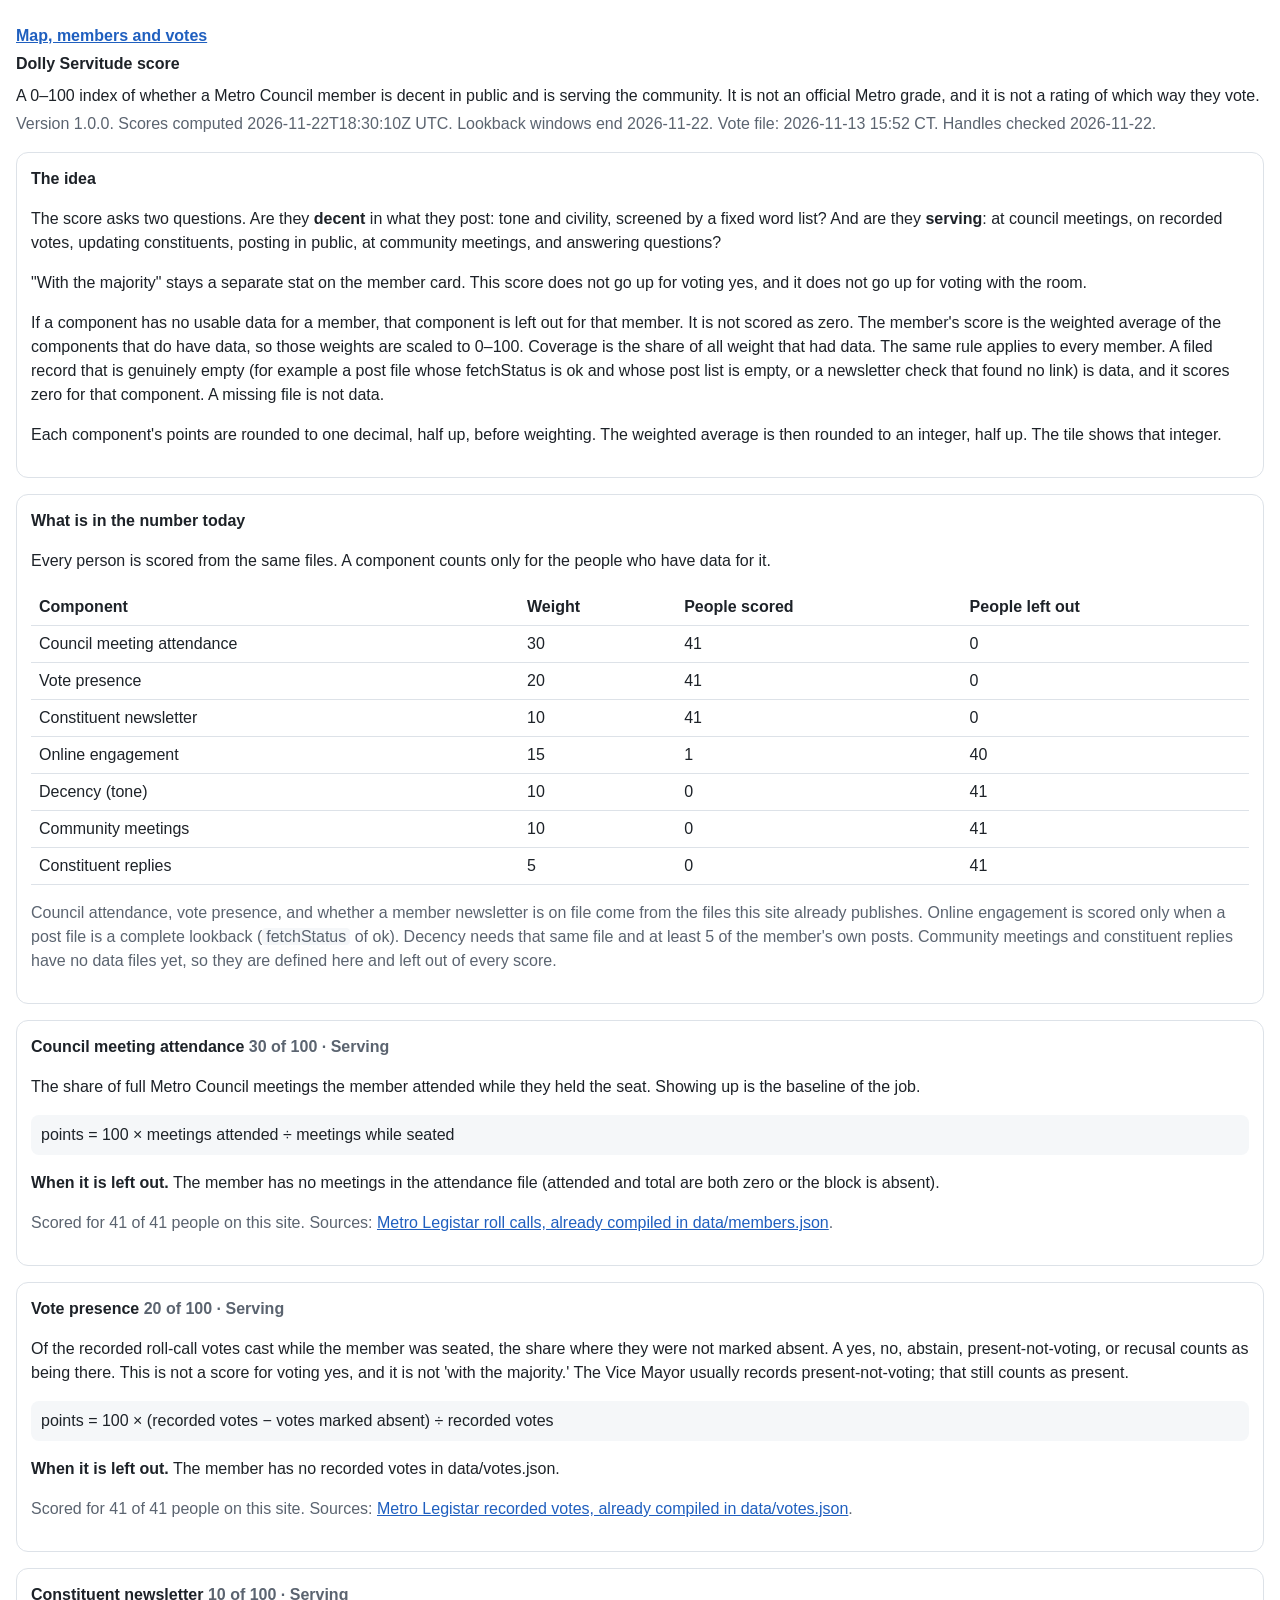
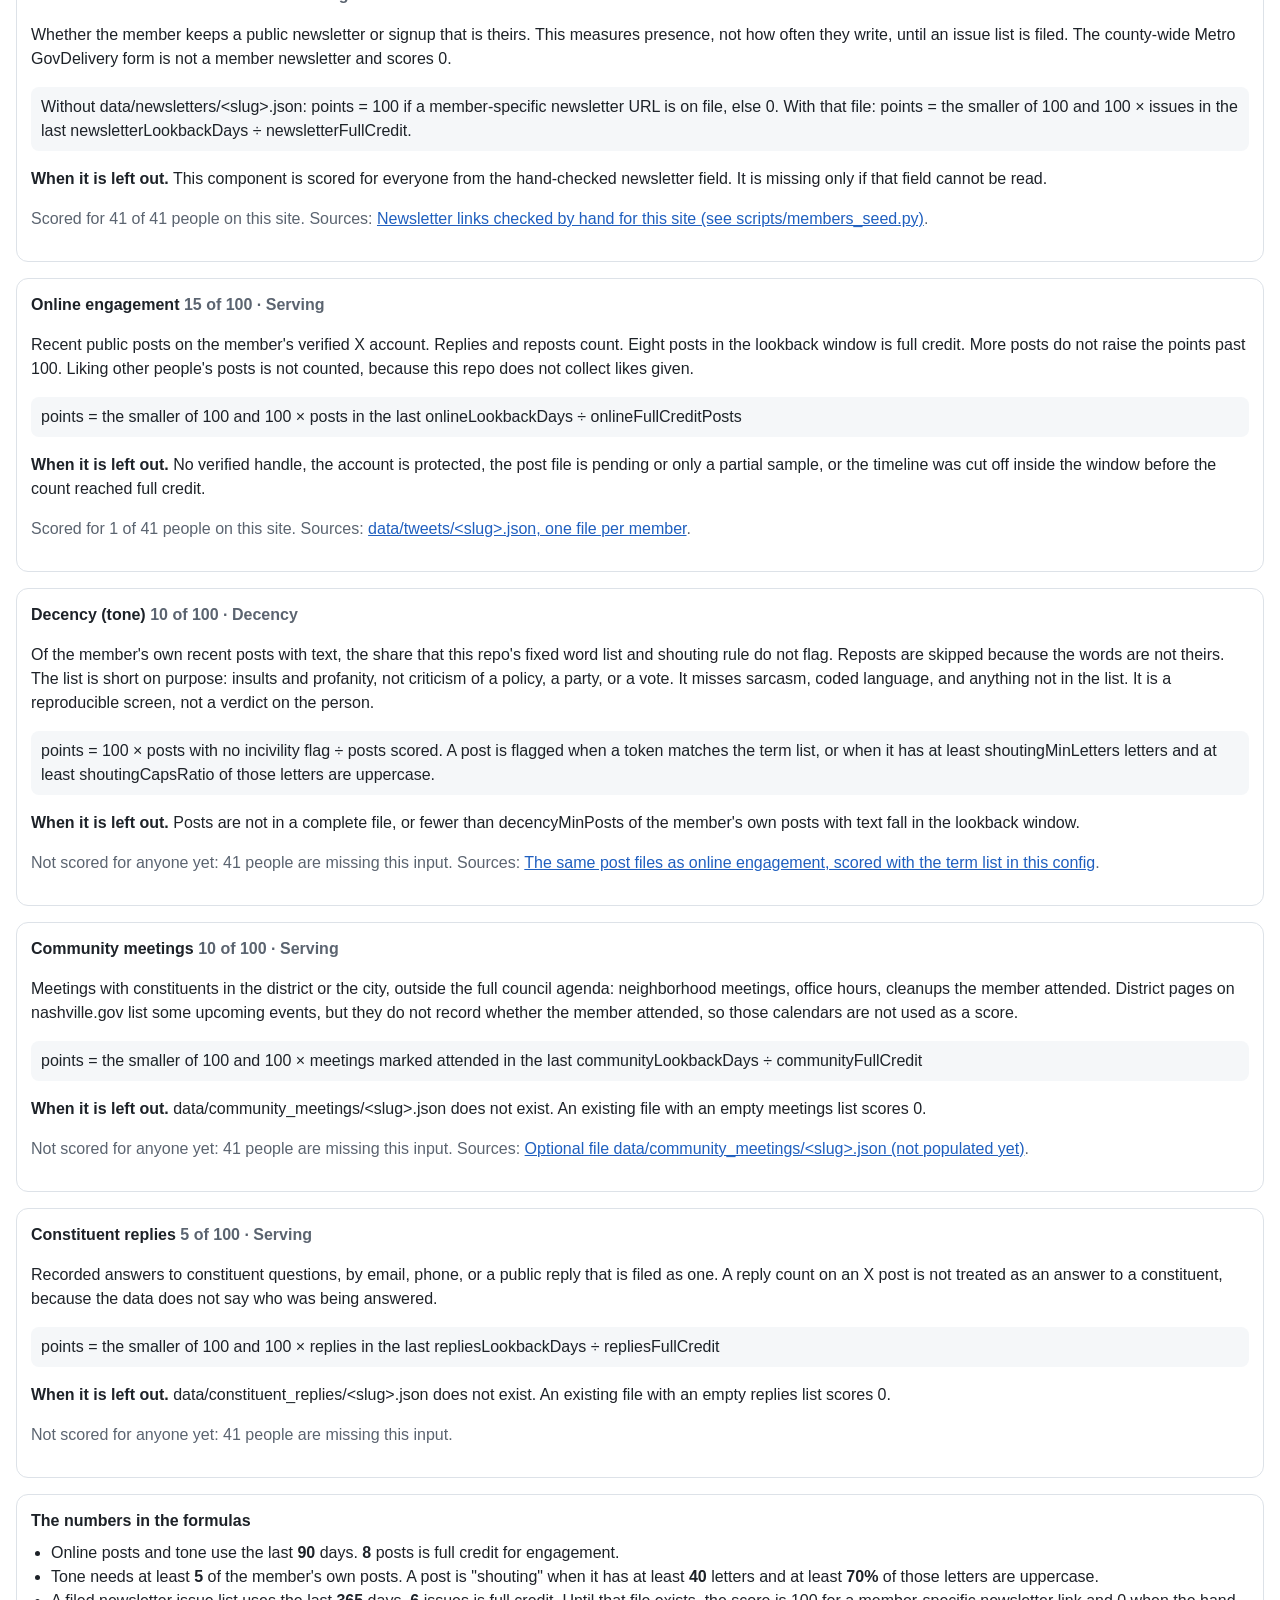
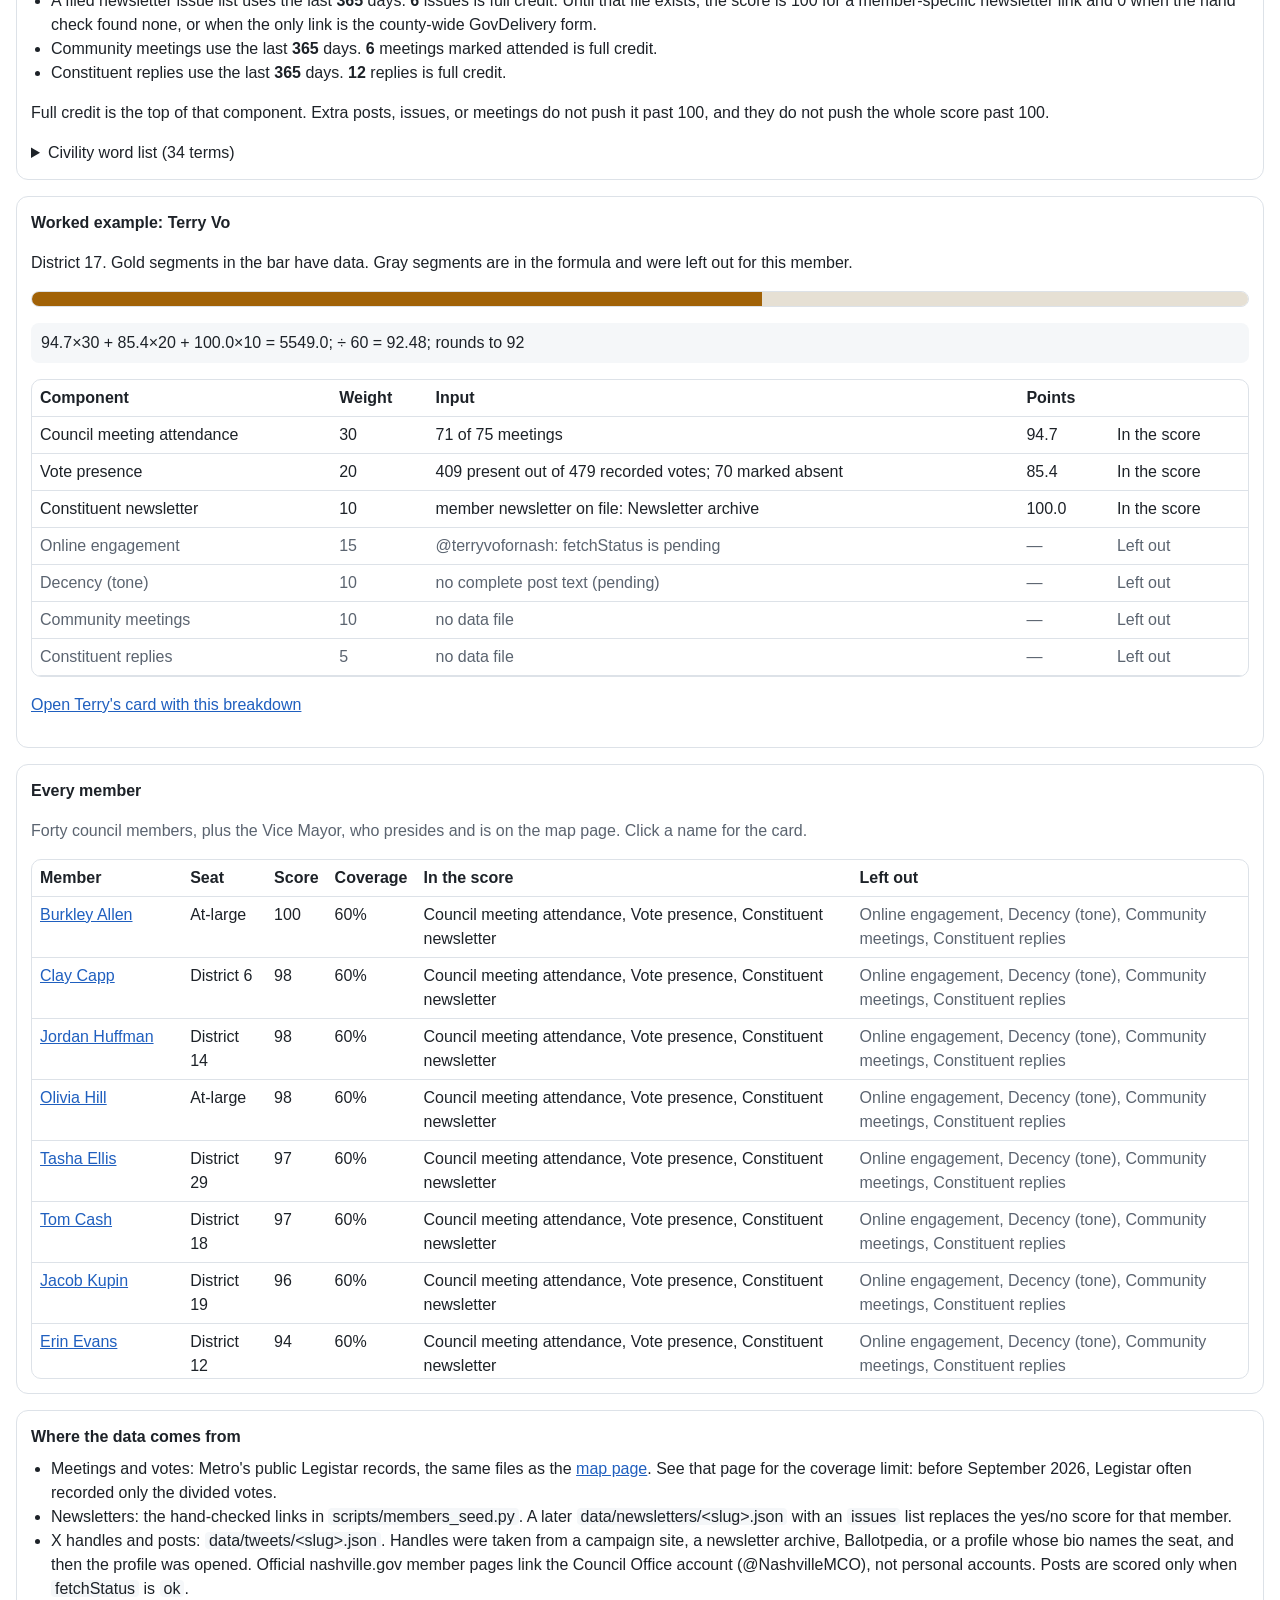
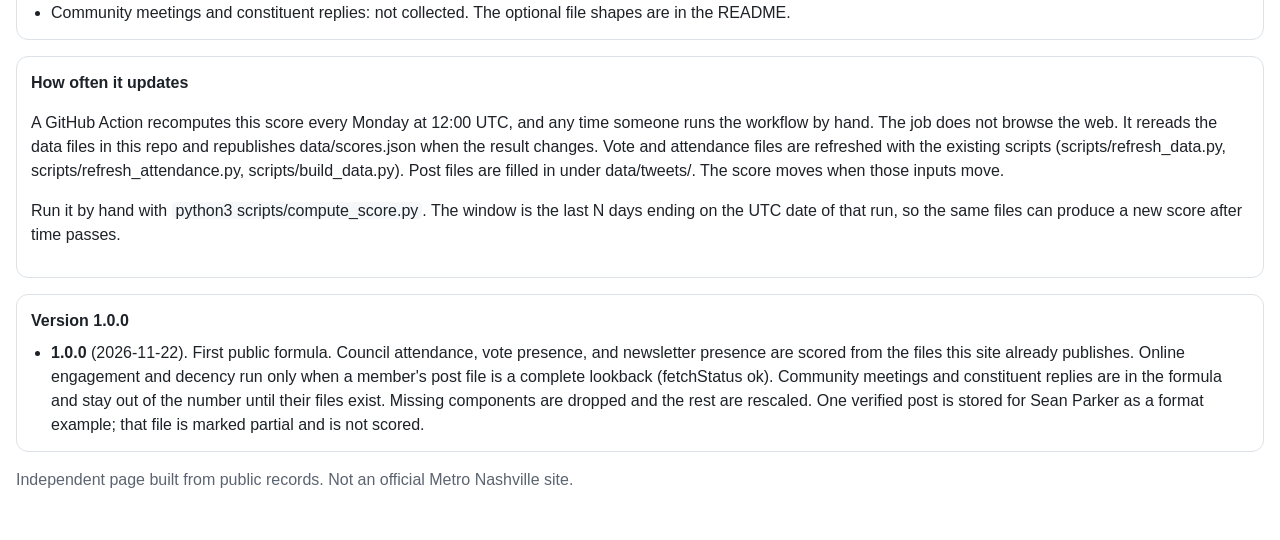
<file: score/index.html>
<!doctype html>
<html lang="en">
<head>
<meta charset="utf-8">
<meta name="viewport" content="width=device-width, initial-scale=1">
<title>Dolly Servitude score: how it is calculated</title>
<meta name="description" content="Plain-language method for the Dolly Servitude score: components, weights, formulas, missing data, sources, and a worked example.">
<link rel="stylesheet" href="../style.css">
</head>
<body>
<div class="wrap">
<header>
<nav class="sitenav"><a href="../">Map, members and votes</a></nav>
<h1>Dolly Servitude score</h1>
<p id="lead">A 0–100 index of whether a Metro Council member is decent in public and is serving the community. It is not an official Metro grade, and it is not a rating of which way they vote.</p>
<p id="asof" class="muted"></p>
</header>
<div id="page"><p class="muted">Loading the formula and the latest scores…</p></div>
<footer class="muted">Independent page built from public records. Not an official Metro Nashville site.</footer>
</div>
<script src="score.js"></script>
</body>
</html>
</file>
<file: style.css>
:root{--fg:#1d2228;--muted:#5b6470;--line:#dde2e8;--bg:#fff;--soft:#f5f7f9;--yes:#2e7d32;--no:#c62828;--accent:#1f5fbf}
*{box-sizing:border-box}
html,body{margin:0;padding:0}
body{font:16px/1.5 -apple-system,BlinkMacSystemFont,"Segoe UI",Roboto,Helvetica,Arial,sans-serif;color:var(--fg);background:var(--bg)}
h1,h2,h3,h4,th,b,strong{font-size:16px;font-weight:700;margin:0 0 8px}
input,select,button,table,td,th,code{font:inherit}
th{font-weight:700}
a{color:var(--accent)}
.wrap{max-width:1320px;margin:0 auto;padding:16px}
header p{margin:4px 0}
.muted{color:var(--muted)}
.card{border:1px solid var(--line);border-radius:12px;padding:14px;margin:16px 0;background:#fff}
.mapwrap{display:grid;grid-template-columns:minmax(0,1fr) 300px;gap:16px;align-items:stretch}
#map{height:72vh;min-height:460px;border:1px solid var(--line);border-radius:12px}
.legend{margin:0;max-height:72vh;min-height:460px;display:flex;flex-direction:column}
#legendList{overflow:auto;flex:1}
.lg{display:flex;align-items:center;gap:8px;padding:4px 6px;border-radius:8px;cursor:pointer}
.lg:hover,.lg.hl{background:var(--soft)}
.sw{display:inline-block;width:14px;height:14px;border-radius:4px;flex:0 0 14px;border:1px solid rgba(0,0,0,.2)}
@media (max-width:900px){.mapwrap{grid-template-columns:1fr}#map{height:62vh;min-height:380px}.legend{max-height:320px;min-height:0}}
.row{display:flex;flex-wrap:wrap;gap:8px;align-items:center;margin:8px 0}
.row input[type=search]{flex:1 1 220px;min-width:0;padding:8px 10px;border:1px solid var(--line);border-radius:8px}
.row select{padding:8px;border:1px solid var(--line);border-radius:8px;max-width:100%}
button{padding:7px 12px;border:1px solid var(--line);border-radius:8px;background:#fff;cursor:pointer;color:var(--fg)}
button.on{background:var(--fg);color:#fff;border-color:var(--fg)}
.cards{display:grid;grid-template-columns:repeat(auto-fill,minmax(210px,1fr));gap:10px;margin-top:10px}
.mc{display:flex;gap:10px;align-items:center;border:1px solid var(--line);border-radius:10px;padding:8px;cursor:pointer;background:#fff;text-align:left}
.mc:hover{background:var(--soft)}
.mc img{width:52px;height:64px;object-fit:cover;border-radius:8px;background:var(--soft);flex:0 0 52px}
.mc .bar{width:6px;align-self:stretch;border-radius:3px;flex:0 0 6px}
table{border-collapse:collapse;width:100%}
th,td{text-align:left;padding:6px 8px;border-bottom:1px solid var(--line);vertical-align:top}
#stats th{cursor:pointer}
.scroll{max-height:520px;overflow:auto;border:1px solid var(--line);border-radius:10px}
.items tbody tr{cursor:pointer}
.items tr.sel{background:#eaf1fc}
.items tbody tr:hover,#stats tbody tr:hover{background:var(--soft)}
.v-Y{color:var(--yes);font-weight:700}.v-N{color:var(--no);font-weight:700}.v-A{color:#8a6d00;font-weight:700}.v-X,.v-P,.v-R,.v-O{color:var(--muted)}
.drawer{position:fixed;inset:0;background:rgba(15,20,25,.35);z-index:2000;display:flex;justify-content:flex-end}
.drawer[hidden]{display:none}
.drawer-inner{background:#fff;width:min(720px,100%);height:100%;overflow:auto;padding:18px;box-shadow:-4px 0 24px rgba(0,0,0,.15)}
.close{float:right}
.ph{display:flex;gap:16px;align-items:flex-start;flex-wrap:wrap}
.ph img{width:140px;height:175px;object-fit:cover;border-radius:12px;background:var(--soft)}
.ph .info{flex:1 1 260px;min-width:0}
.seatbar{height:6px;border-radius:3px;margin:8px 0 12px}
dl{display:grid;grid-template-columns:auto 1fr;gap:4px 12px;margin:8px 0}
dt{color:var(--muted)}dd{margin:0;overflow-wrap:anywhere}
.tiles{display:grid;grid-template-columns:repeat(auto-fit,minmax(140px,1fr));gap:8px;margin:12px 0}
.tile{border:1px solid var(--line);border-radius:10px;padding:8px 10px}
.tile .n{font-weight:700}
ul.plain{margin:4px 0 0;padding-left:20px}
footer{margin:16px 0 32px}
.leaflet-tooltip.dlabel{background:transparent;border:0;box-shadow:none;font-weight:700;color:#111;text-shadow:0 0 3px #fff,0 0 3px #fff}
.leaflet-tooltip.dlabel:before{display:none}
.leaflet-container{font:inherit}
code{background:var(--soft);padding:0 4px;border-radius:4px}
.sitenav{margin:8px 0 4px}
.sitenav a{font-weight:700}
.tile-score{border-color:#c4a15a;background:#fffaf0;border-left:4px solid #a16207}
.tile-score .n{color:#8a4b08}
.tile-score .of{font-weight:400;color:var(--muted);font-size:14px;margin-left:4px}
.tile-h{display:flex;justify-content:space-between;align-items:flex-start;gap:8px}
.info-btn{flex:0 0 32px;width:32px;height:32px;border-radius:50%;border:1px solid #a16207;background:#fff;color:#8a4b08;font-weight:700;padding:0;line-height:30px}
.score-panel{border:1px solid #c4a15a;background:#fffaf0;border-radius:10px;padding:12px;margin:0 0 12px}
.score-panel[hidden]{display:none}
.score-panel-h{display:flex;justify-content:space-between;align-items:center;gap:8px;margin-bottom:8px}
.score-panel p{margin:6px 0}
tr.miss td{color:var(--muted)}
.posts{list-style:none;padding:0;margin:8px 0}
.posts li{border-top:1px solid var(--line);padding:8px 0}
.wbar{display:flex;height:16px;border-radius:8px;overflow:hidden;border:1px solid var(--line);margin:8px 0}
.wbar span{display:block;height:100%}
.formula{background:var(--soft);border-radius:8px;padding:8px 10px;overflow-wrap:anywhere}
</file>
